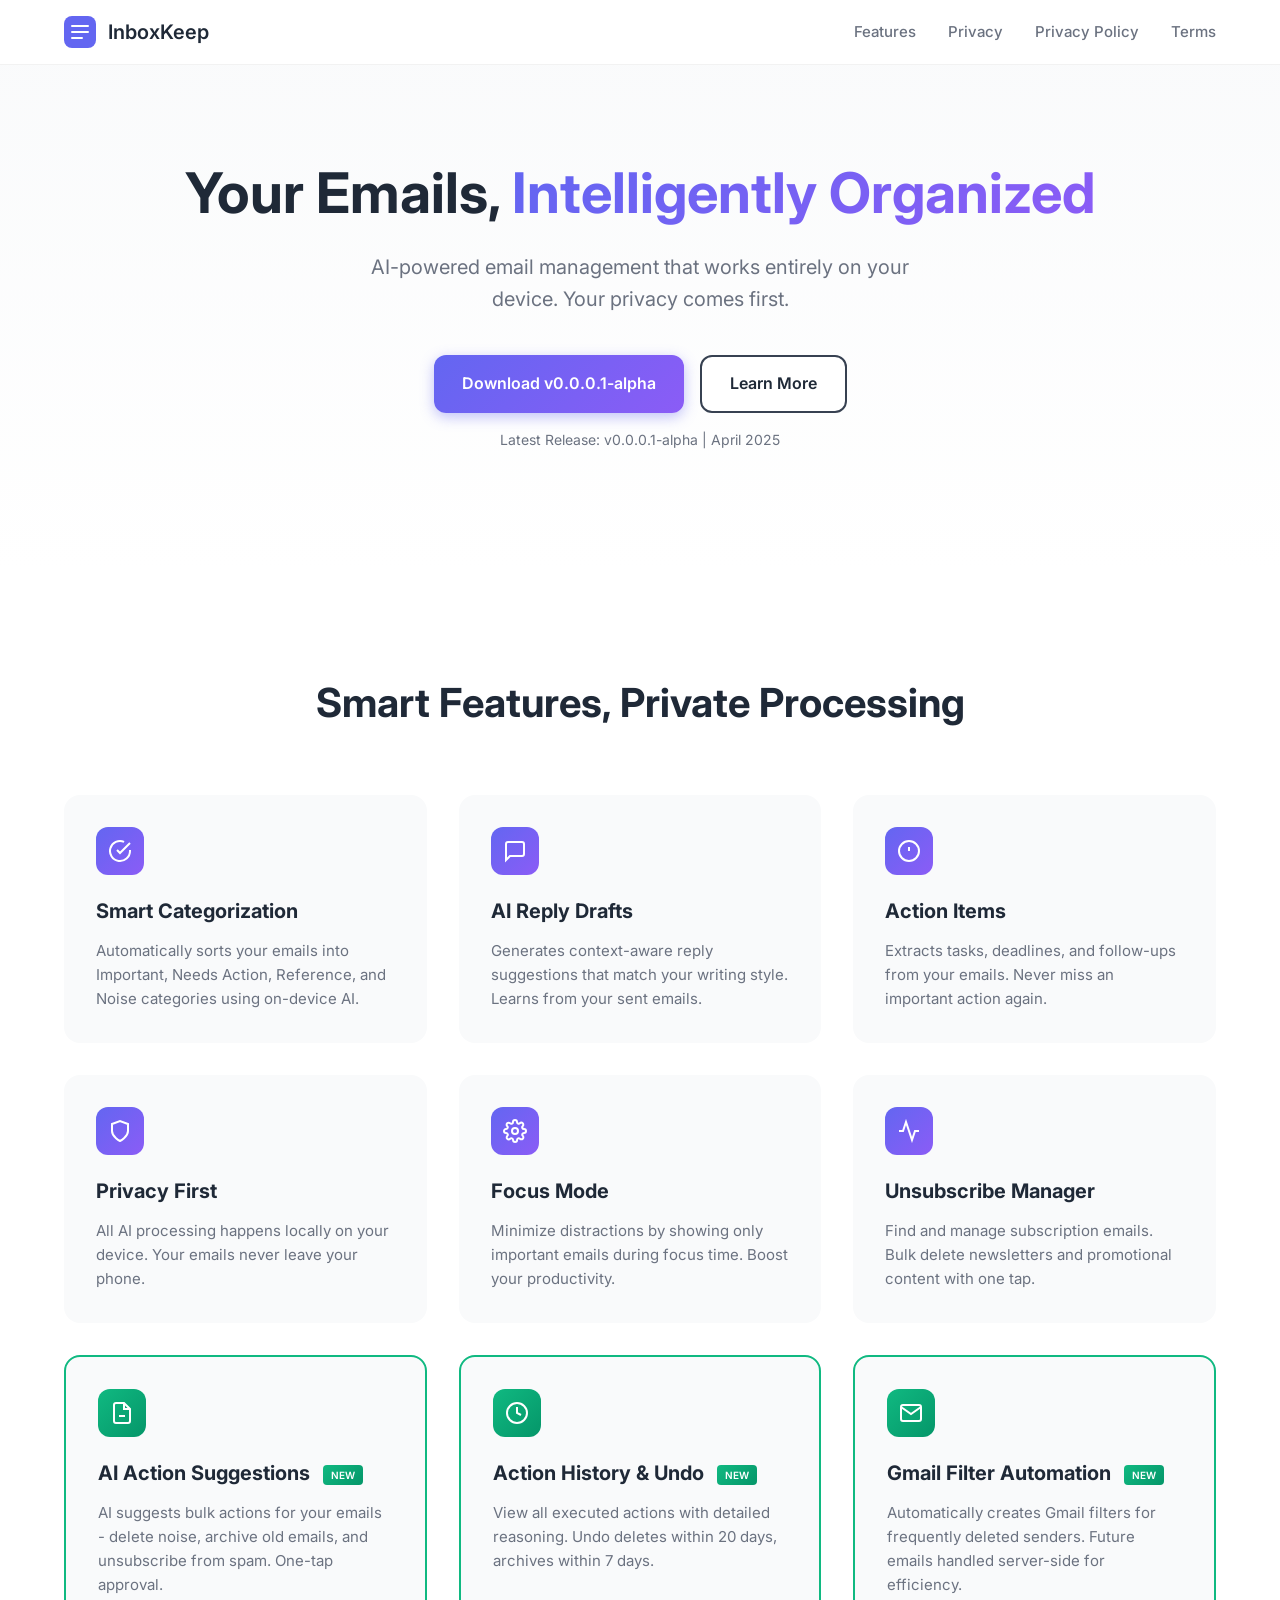
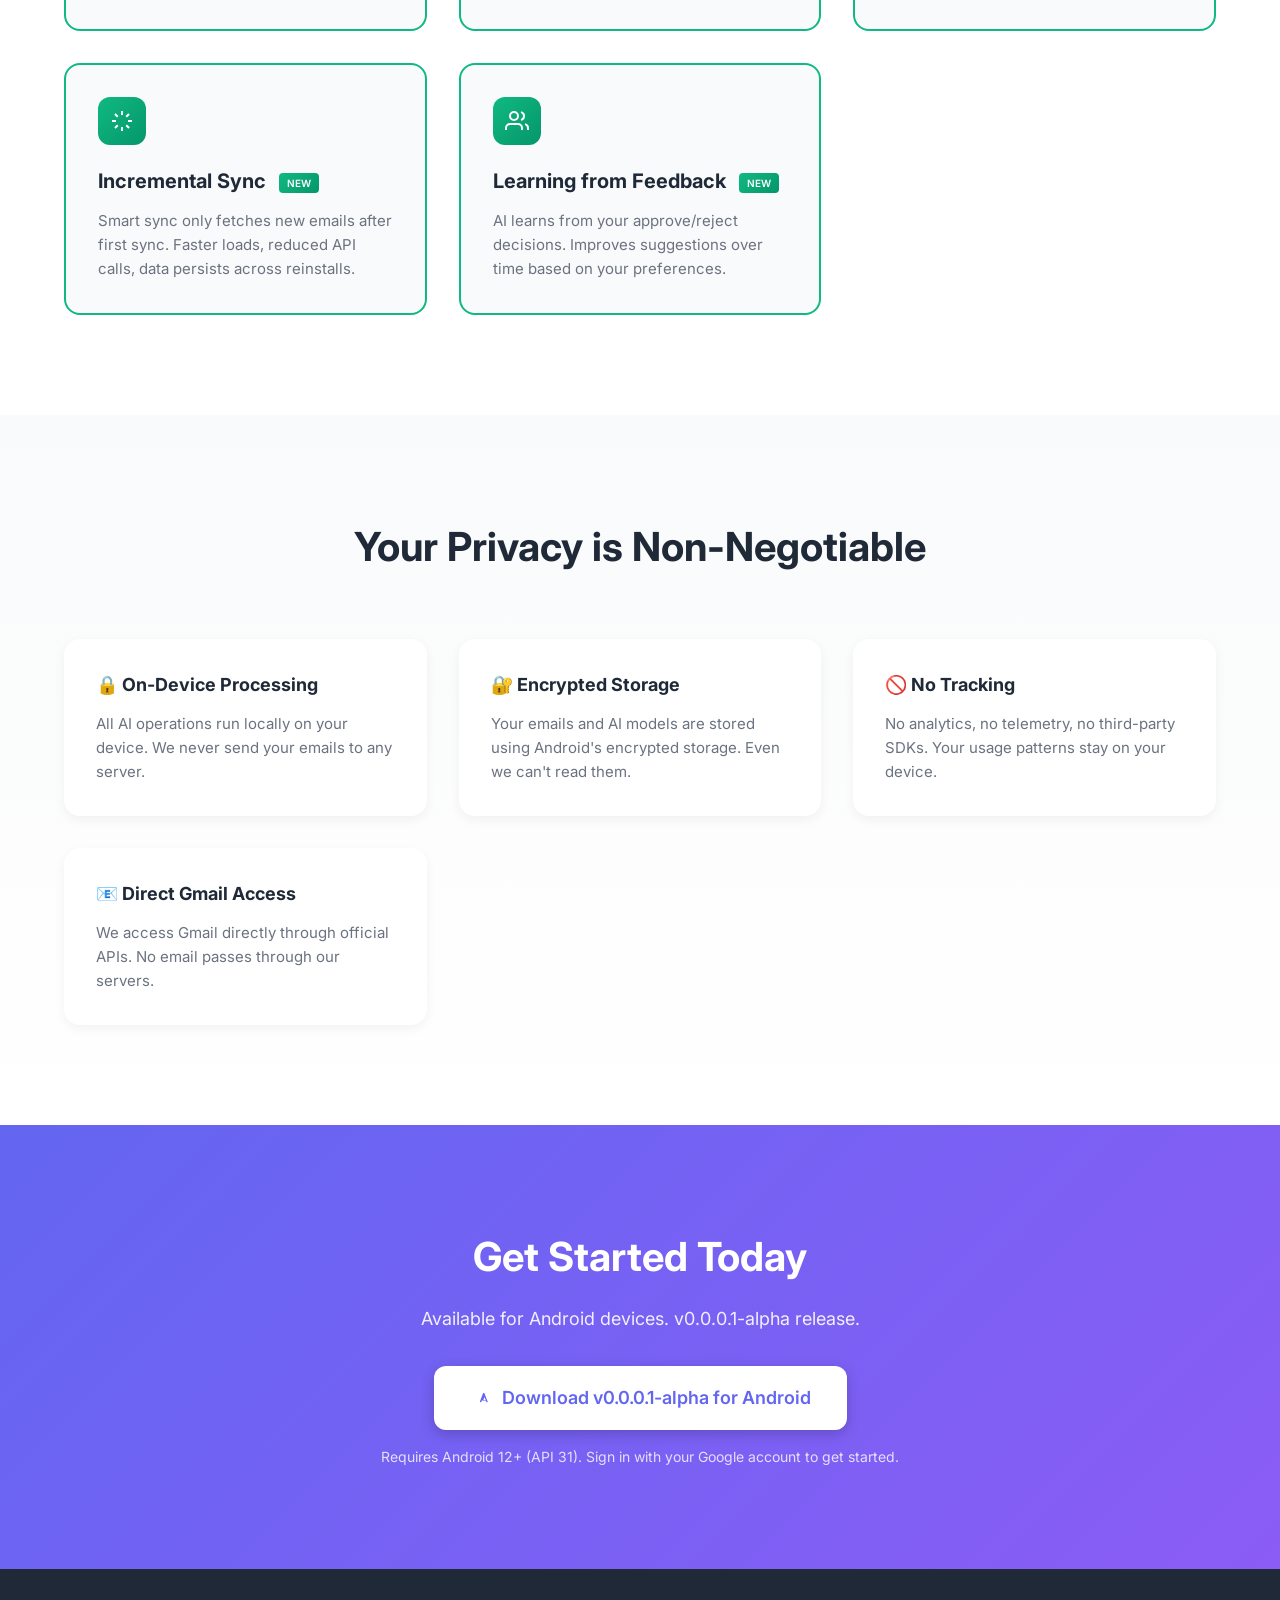
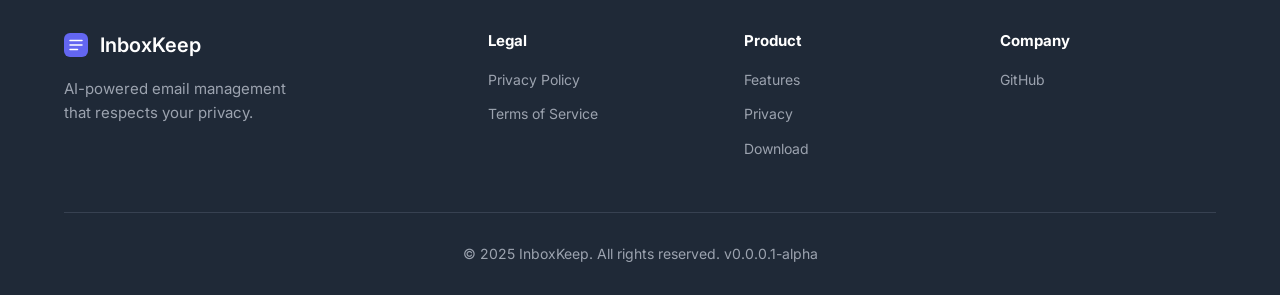
<file: index.html>
<!DOCTYPE html>
<html lang="en">
<head>
    <meta charset="UTF-8">
    <meta name="viewport" content="width=device-width, initial-scale=1.0">
    <title>InboxKeep - AI-Powered Email Management</title>
    <link rel="stylesheet" href="style.css">
    <link rel="preconnect" href="https://fonts.googleapis.com">
    <link rel="preconnect" href="https://fonts.gstatic.com" crossorigin>
    <link href="https://fonts.googleapis.com/css2?family=Inter:wght@300;400;500;600;700&display=swap" rel="stylesheet">
</head>
<body>
    <nav class="navbar">
        <div class="container">
            <a href="index.html" class="logo">
                <svg width="32" height="32" viewBox="0 0 32 32" fill="none" xmlns="http://www.w3.org/2000/svg">
                    <rect width="32" height="32" rx="8" fill="#6366F1"/>
                    <path d="M8 10H24M8 16H24M8 22H18" stroke="white" stroke-width="2" stroke-linecap="round"/>
                </svg>
                <span>InboxKeep</span>
            </a>
            <div class="nav-links">
                <a href="#features">Features</a>
                <a href="#privacy">Privacy</a>
                <a href="privacy.html">Privacy Policy</a>
                <a href="terms.html">Terms</a>
            </div>
        </div>
    </nav>

    <header class="hero">
        <div class="container">
            <h1>Your Emails, <span class="gradient-text">Intelligently Organized</span></h1>
            <p class="subtitle">AI-powered email management that works entirely on your device. Your privacy comes first.</p>
            <div class="cta-buttons">
                <a href="#download" class="btn btn-primary">Download v0.0.0.1-alpha</a>
                <a href="#features" class="btn btn-secondary">Learn More</a>
            </div>
            <p class="version-info">Latest Release: v0.0.0.1-alpha | April 2025</p>
        </div>
    </header>

    <section id="features" class="features">
        <div class="container">
            <h2>Smart Features, Private Processing</h2>
            <div class="features-grid">
                <div class="feature-card">
                    <div class="feature-icon">
                        <svg width="24" height="24" viewBox="0 0 24 24" fill="none" stroke="currentColor" stroke-width="2">
                            <path d="M22 11.08V12a10 10 0 1 1-5.93-9.14"/>
                            <polyline points="22 4 12 14.01 9 11.01"/>
                        </svg>
                    </div>
                    <h3>Smart Categorization</h3>
                    <p>Automatically sorts your emails into Important, Needs Action, Reference, and Noise categories using on-device AI.</p>
                </div>
                <div class="feature-card">
                    <div class="feature-icon">
                        <svg width="24" height="24" viewBox="0 0 24 24" fill="none" stroke="currentColor" stroke-width="2">
                            <path d="M21 15a2 2 0 0 1-2 2H7l-4 4V5a2 2 0 0 1 2-2h14a2 2 0 0 1 2 2z"/>
                        </svg>
                    </div>
                    <h3>AI Reply Drafts</h3>
                    <p>Generates context-aware reply suggestions that match your writing style. Learns from your sent emails.</p>
                </div>
                <div class="feature-card">
                    <div class="feature-icon">
                        <svg width="24" height="24" viewBox="0 0 24 24" fill="none" stroke="currentColor" stroke-width="2">
                            <circle cx="12" cy="12" r="10"/>
                            <line x1="12" y1="8" x2="12" y2="12"/>
                            <line x1="12" y1="16" x2="12.01" y2="16"/>
                        </svg>
                    </div>
                    <h3>Action Items</h3>
                    <p>Extracts tasks, deadlines, and follow-ups from your emails. Never miss an important action again.</p>
                </div>
                <div class="feature-card">
                    <div class="feature-icon">
                        <svg width="24" height="24" viewBox="0 0 24 24" fill="none" stroke="currentColor" stroke-width="2">
                            <path d="M12 22s8-4 8-10V5l-8-3-8 3v7c0 6 8 10 8 10z"/>
                        </svg>
                    </div>
                    <h3>Privacy First</h3>
                    <p>All AI processing happens locally on your device. Your emails never leave your phone.</p>
                </div>
                <div class="feature-card">
                    <div class="feature-icon">
                        <svg width="24" height="24" viewBox="0 0 24 24" fill="none" stroke="currentColor" stroke-width="2">
                            <circle cx="12" cy="12" r="3"/>
                            <path d="M19.4 15a1.65 1.65 0 0 0 .33 1.82l.06.06a2 2 0 0 1 0 2.83 2 2 0 0 1-2.83 0l-.06-.06a1.65 1.65 0 0 0-1.82-.33 1.65 1.65 0 0 0-1 1.51V21a2 2 0 0 1-2 2 2 2 0 0 1-2-2v-.09A1.65 1.65 0 0 0 9 19.4a1.65 1.65 0 0 0-1.82.33l-.06.06a2 2 0 0 1-2.83 0 2 2 0 0 1 0-2.83l.06-.06a1.65 1.65 0 0 0 .33-1.82 1.65 1.65 0 0 0-1.51-1H3a2 2 0 0 1-2-2 2 2 0 0 1 2-2h.09A1.65 1.65 0 0 0 4.6 9a1.65 1.65 0 0 0-.33-1.82l-.06-.06a2 2 0 0 1 0-2.83 2 2 0 0 1 2.83 0l.06.06a1.65 1.65 0 0 0 1.82.33H9a1.65 1.65 0 0 0 1-1.51V3a2 2 0 0 1 2-2 2 2 0 0 1 2 2v.09a1.65 1.65 0 0 0 1 1.51 1.65 1.65 0 0 0 1.82-.33l.06-.06a2 2 0 0 1 2.83 0 2 2 0 0 1 0 2.83l-.06.06a1.65 1.65 0 0 0-.33 1.82V9a1.65 1.65 0 0 0 1.51 1H21a2 2 0 0 1 2 2 2 2 0 0 1-2 2h-.09a1.65 1.65 0 0 0-1.51 1z"/>
                        </svg>
                    </div>
                    <h3>Focus Mode</h3>
                    <p>Minimize distractions by showing only important emails during focus time. Boost your productivity.</p>
                </div>
                <div class="feature-card">
                    <div class="feature-icon">
                        <svg width="24" height="24" viewBox="0 0 24 24" fill="none" stroke="currentColor" stroke-width="2">
                            <polyline points="22 12 18 12 15 21 9 3 6 12 2 12"/>
                        </svg>
                    </div>
                    <h3>Unsubscribe Manager</h3>
                    <p>Find and manage subscription emails. Bulk delete newsletters and promotional content with one tap.</p>
                </div>
                <div class="feature-card new-feature">
                    <div class="feature-icon">
                        <svg width="24" height="24" viewBox="0 0 24 24" fill="none" stroke="currentColor" stroke-width="2">
                            <path d="M14 2H6a2 2 0 0 0-2 2v16a2 2 0 0 0 2 2h12a2 2 0 0 0 2-2V8z"/>
                            <polyline points="14 2 14 8 20 8"/>
                            <line x1="9" y1="15" x2="15" y2="15"/>
                        </svg>
                    </div>
                    <h3>AI Action Suggestions <span class="badge">NEW</span></h3>
                    <p>AI suggests bulk actions for your emails - delete noise, archive old emails, and unsubscribe from spam. One-tap approval.</p>
                </div>
                <div class="feature-card new-feature">
                    <div class="feature-icon">
                        <svg width="24" height="24" viewBox="0 0 24 24" fill="none" stroke="currentColor" stroke-width="2">
                            <circle cx="12" cy="12" r="10"/>
                            <polyline points="12 6 12 12 16 14"/>
                        </svg>
                    </div>
                    <h3>Action History & Undo <span class="badge">NEW</span></h3>
                    <p>View all executed actions with detailed reasoning. Undo deletes within 20 days, archives within 7 days.</p>
                </div>
                <div class="feature-card new-feature">
                    <div class="feature-icon">
                        <svg width="24" height="24" viewBox="0 0 24 24" fill="none" stroke="currentColor" stroke-width="2">
                            <path d="M4 4h16c1.1 0 2 .9 2 2v12c0 1.1-.9 2-2 2H4c-1.1 0-2-.9-2-2V6c0-1.1.9-2 2-2z"/>
                            <polyline points="22,6 12,13 2,6"/>
                        </svg>
                    </div>
                    <h3>Gmail Filter Automation <span class="badge">NEW</span></h3>
                    <p>Automatically creates Gmail filters for frequently deleted senders. Future emails handled server-side for efficiency.</p>
                </div>
                <div class="feature-card new-feature">
                    <div class="feature-icon">
                        <svg width="24" height="24" viewBox="0 0 24 24" fill="none" stroke="currentColor" stroke-width="2">
                            <line x1="12" y1="2" x2="12" y2="6"/>
                            <line x1="12" y1="18" x2="12" y2="22"/>
                            <line x1="4.93" y1="4.93" x2="7.76" y2="7.76"/>
                            <line x1="16.24" y1="16.24" x2="19.07" y2="19.07"/>
                            <line x1="2" y1="12" x2="6" y2="12"/>
                            <line x1="18" y1="12" x2="22" y2="12"/>
                            <line x1="4.93" y1="19.07" x2="7.76" y2="16.24"/>
                            <line x1="16.24" y1="7.76" x2="19.07" y2="4.93"/>
                        </svg>
                    </div>
                    <h3>Incremental Sync <span class="badge">NEW</span></h3>
                    <p>Smart sync only fetches new emails after first sync. Faster loads, reduced API calls, data persists across reinstalls.</p>
                </div>
                <div class="feature-card new-feature">
                    <div class="feature-icon">
                        <svg width="24" height="24" viewBox="0 0 24 24" fill="none" stroke="currentColor" stroke-width="2">
                            <path d="M17 21v-2a4 4 0 0 0-4-4H5a4 4 0 0 0-4 4v2"/>
                            <circle cx="9" cy="7" r="4"/>
                            <path d="M23 21v-2a4 4 0 0 0-3-3.87"/>
                            <path d="M16 3.13a4 4 0 0 1 0 7.75"/>
                        </svg>
                    </div>
                    <h3>Learning from Feedback <span class="badge">NEW</span></h3>
                    <p>AI learns from your approve/reject decisions. Improves suggestions over time based on your preferences.</p>
                </div>
            </div>
        </div>
    </section>

    <section id="privacy" class="privacy-section">
        <div class="container">
            <h2>Your Privacy is Non-Negotiable</h2>
            <div class="privacy-content">
                <div class="privacy-item">
                    <h3>🔒 On-Device Processing</h3>
                    <p>All AI operations run locally on your device. We never send your emails to any server.</p>
                </div>
                <div class="privacy-item">
                    <h3>🔐 Encrypted Storage</h3>
                    <p>Your emails and AI models are stored using Android's encrypted storage. Even we can't read them.</p>
                </div>
                <div class="privacy-item">
                    <h3>🚫 No Tracking</h3>
                    <p>No analytics, no telemetry, no third-party SDKs. Your usage patterns stay on your device.</p>
                </div>
                <div class="privacy-item">
                    <h3>📧 Direct Gmail Access</h3>
                    <p>We access Gmail directly through official APIs. No email passes through our servers.</p>
                </div>
            </div>
        </div>
    </section>

    <section id="download" class="download">
        <div class="container">
            <h2>Get Started Today</h2>
            <p class="download-subtitle">Available for Android devices. v0.0.0.1-alpha release.</p>
            <a href="https://github.com/aigamer-dev/inboxkeep-site/releases/download/v0.0.0.1-alpha/app-release-signed.apk" class="btn btn-primary btn-large">
                <svg width="24" height="24" viewBox="0 0 24 24" fill="currentColor">
                    <path d="M17.523 15.341l-.026-.068-3.06-7.971-.002-.007a.749.749 0 0 0-.683-.474.749.749 0 0 0-.684.474l-.001.007-3.059 7.971-.026.068a.75.75 0 0 0 .695 1.015h.034l.034-.005a.75.75 0 0 0 .56-.389l.576-1.5h3.946l.576 1.5a.75.75 0 0 0 .56.389l.034.005h.034a.75.75 0 0 0 .695-1.015zm-4.523-.449l1.5-3.9 1.5 3.9z"/>
                </svg>
                Download v0.0.0.1-alpha for Android
            </a>
            <p class="download-note">Requires Android 12+ (API 31). Sign in with your Google account to get started.</p>
        </div>
    </section>

    <footer class="footer">
        <div class="container">
            <div class="footer-content">
                <div class="footer-brand">
                    <div class="logo">
                        <svg width="24" height="24" viewBox="0 0 32 32" fill="none" xmlns="http://www.w3.org/2000/svg">
                            <rect width="32" height="32" rx="8" fill="#6366F1"/>
                            <path d="M8 10H24M8 16H24M8 22H18" stroke="white" stroke-width="2" stroke-linecap="round"/>
                        </svg>
                        <span>InboxKeep</span>
                    </div>
                    <p>AI-powered email management<br>that respects your privacy.</p>
                </div>
                <div class="footer-links">
                    <div class="footer-column">
                        <h4>Legal</h4>
                        <a href="privacy.html">Privacy Policy</a>
                        <a href="terms.html">Terms of Service</a>
                    </div>
                    <div class="footer-column">
                        <h4>Product</h4>
                        <a href="#features">Features</a>
                        <a href="#privacy">Privacy</a>
                        <a href="#download">Download</a>
                    </div>
                    <div class="footer-column">
                        <h4>Company</h4>
                        <a href="https://github.com/aigamer-dev/inboxkeep-site" target="_blank">GitHub</a>
                    </div>
                </div>
            </div>
            <div class="footer-bottom">
                <p>&copy; 2025 InboxKeep. All rights reserved. v0.0.0.1-alpha</p>
            </div>
        </div>
    </footer>
</body>
</html>
</file>
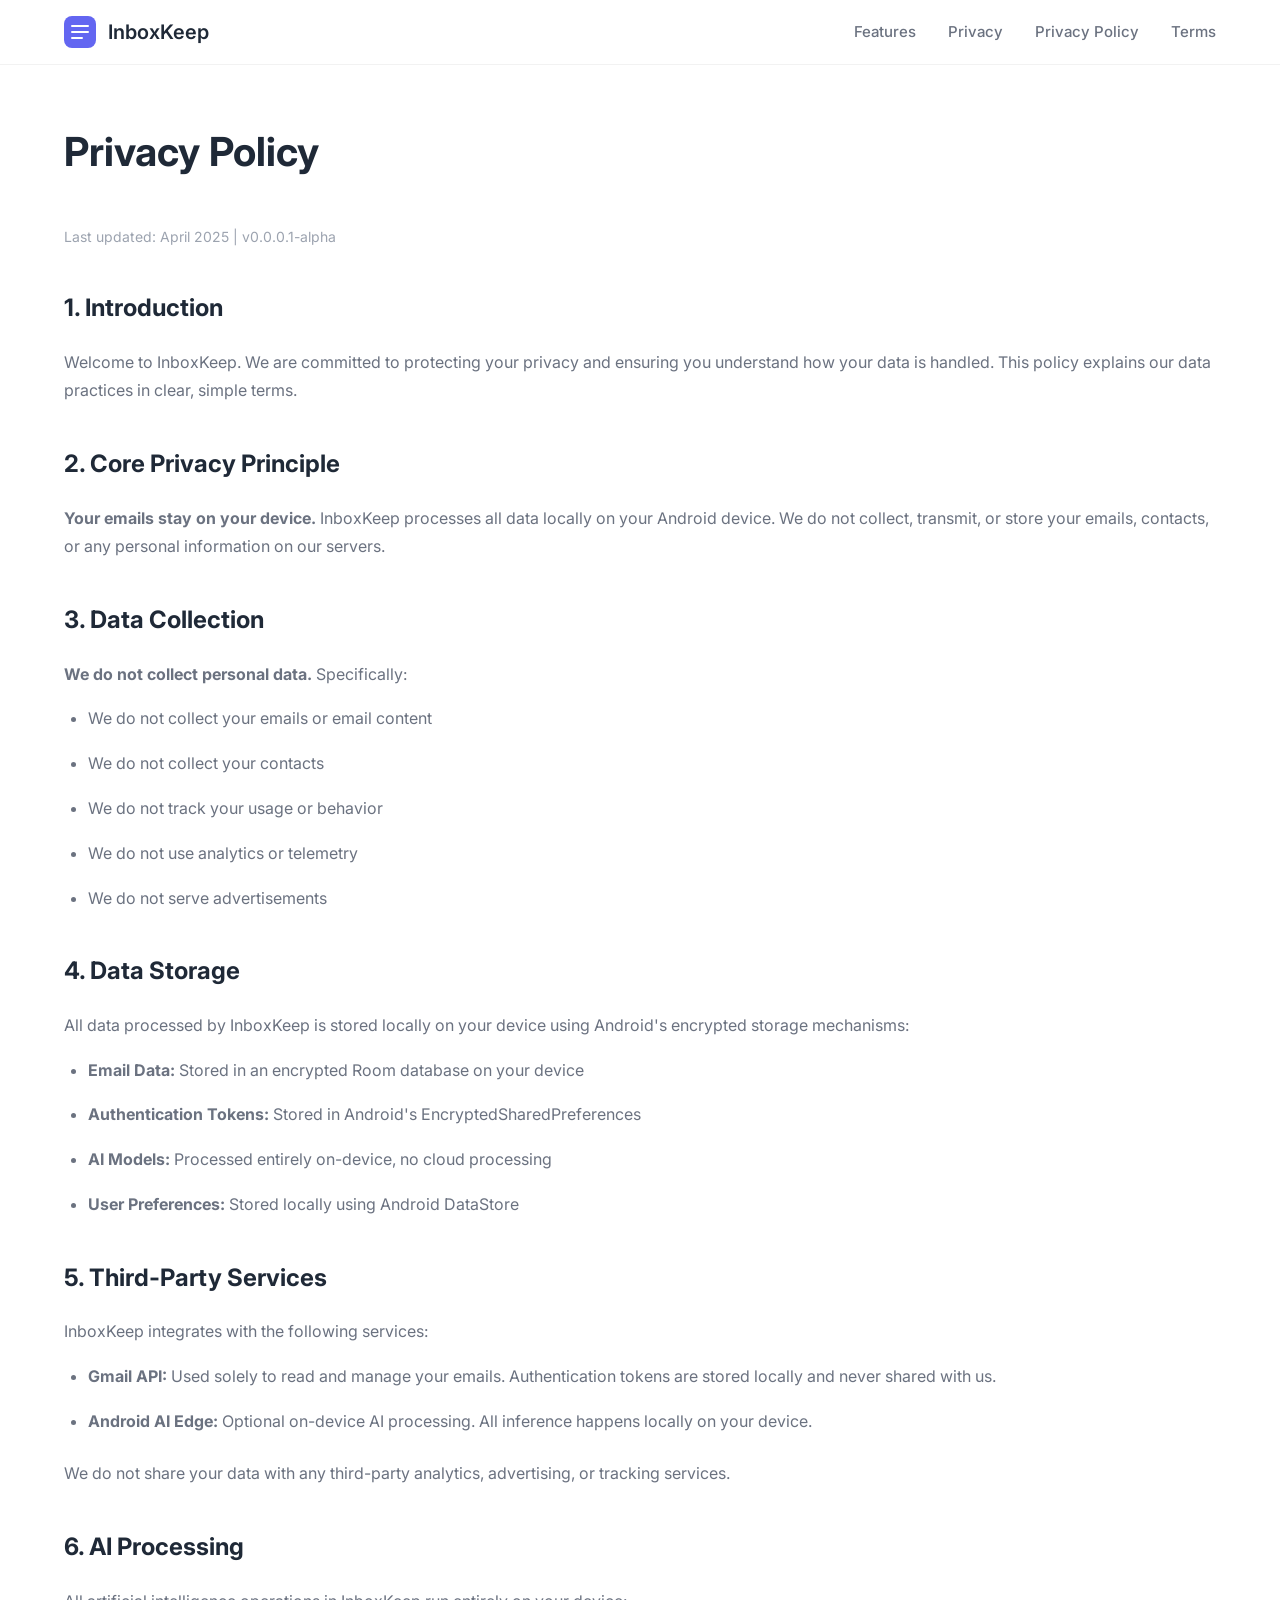
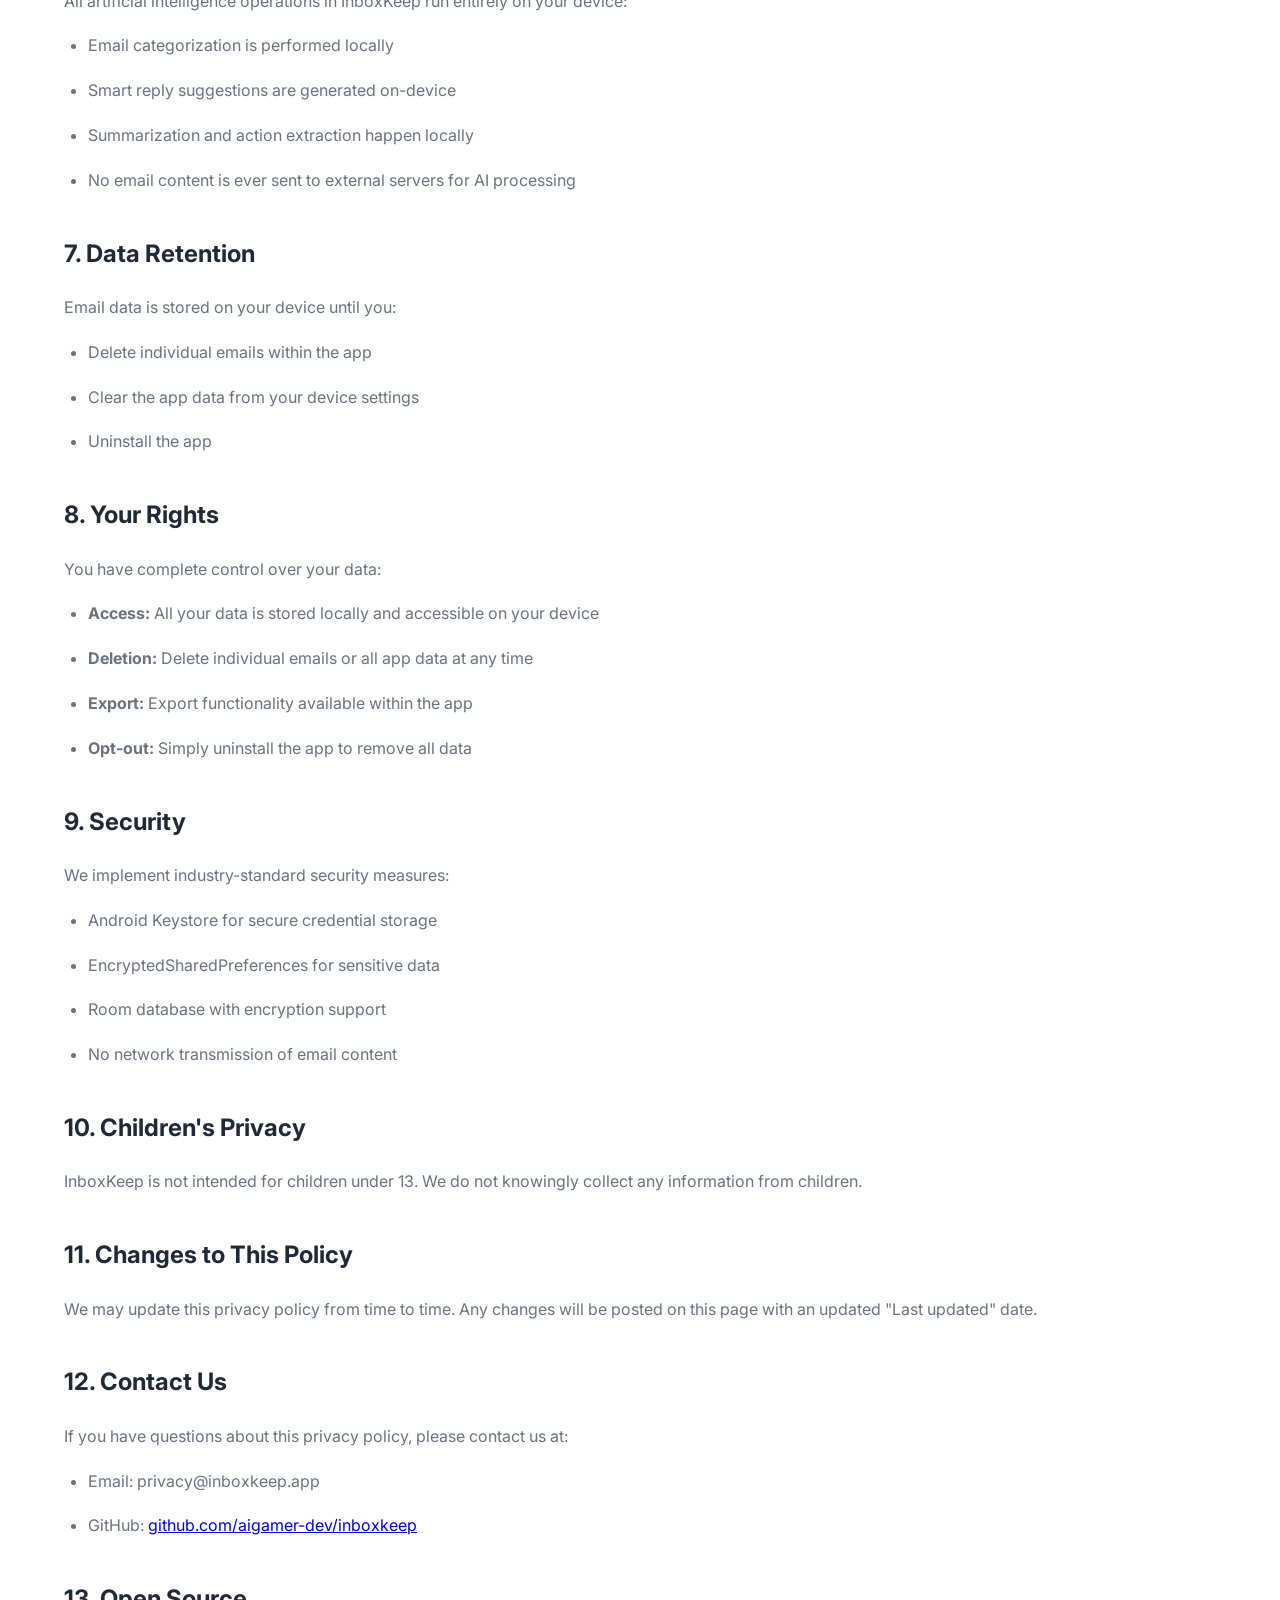
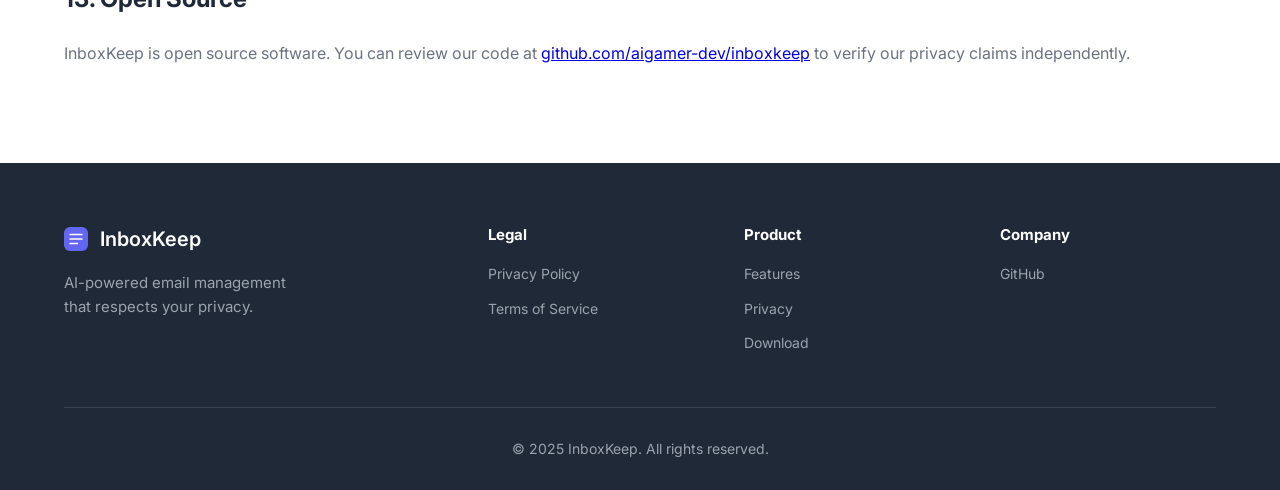
<file: privacy.html>
<!DOCTYPE html>
<html lang="en">
<head>
    <meta charset="UTF-8">
    <meta name="viewport" content="width=device-width, initial-scale=1.0">
    <title>Privacy Policy - InboxKeep</title>
    <link rel="stylesheet" href="style.css">
    <link rel="preconnect" href="https://fonts.googleapis.com">
    <link rel="preconnect" href="https://fonts.gstatic.com" crossorigin>
    <link href="https://fonts.googleapis.com/css2?family=Inter:wght@300;400;500;600;700&display=swap" rel="stylesheet">
</head>
<body>
    <nav class="navbar">
        <div class="container">
            <a href="index.html" class="logo">
                <svg width="32" height="32" viewBox="0 0 32 32" fill="none" xmlns="http://www.w3.org/2000/svg">
                    <rect width="32" height="32" rx="8" fill="#6366F1"/>
                    <path d="M8 10H24M8 16H24M8 22H18" stroke="white" stroke-width="2" stroke-linecap="round"/>
                </svg>
                <span>InboxKeep</span>
            </a>
            <div class="nav-links">
                <a href="index.html#features">Features</a>
                <a href="index.html#privacy">Privacy</a>
                <a href="privacy.html">Privacy Policy</a>
                <a href="terms.html">Terms</a>
            </div>
        </div>
    </nav>

    <main class="legal-page">
        <div class="container">
            <h1>Privacy Policy</h1>
            <p class="last-updated">Last updated: April 2025 | v0.0.0.1-alpha</p>

            <h2>1. Introduction</h2>
            <p>Welcome to InboxKeep. We are committed to protecting your privacy and ensuring you understand how your data is handled. This policy explains our data practices in clear, simple terms.</p>

            <h2>2. Core Privacy Principle</h2>
            <p><strong>Your emails stay on your device.</strong> InboxKeep processes all data locally on your Android device. We do not collect, transmit, or store your emails, contacts, or any personal information on our servers.</p>

            <h2>3. Data Collection</h2>
            <p><strong>We do not collect personal data.</strong> Specifically:</p>
            <ul>
                <li>We do not collect your emails or email content</li>
                <li>We do not collect your contacts</li>
                <li>We do not track your usage or behavior</li>
                <li>We do not use analytics or telemetry</li>
                <li>We do not serve advertisements</li>
            </ul>

            <h2>4. Data Storage</h2>
            <p>All data processed by InboxKeep is stored locally on your device using Android's encrypted storage mechanisms:</p>
            <ul>
                <li><strong>Email Data:</strong> Stored in an encrypted Room database on your device</li>
                <li><strong>Authentication Tokens:</strong> Stored in Android's EncryptedSharedPreferences</li>
                <li><strong>AI Models:</strong> Processed entirely on-device, no cloud processing</li>
                <li><strong>User Preferences:</strong> Stored locally using Android DataStore</li>
            </ul>

            <h2>5. Third-Party Services</h2>
            <p>InboxKeep integrates with the following services:</p>
            <ul>
                <li><strong>Gmail API:</strong> Used solely to read and manage your emails. Authentication tokens are stored locally and never shared with us.</li>
                <li><strong>Android AI Edge:</strong> Optional on-device AI processing. All inference happens locally on your device.</li>
            </ul>
            <p>We do not share your data with any third-party analytics, advertising, or tracking services.</p>

            <h2>6. AI Processing</h2>
            <p>All artificial intelligence operations in InboxKeep run entirely on your device:</p>
            <ul>
                <li>Email categorization is performed locally</li>
                <li>Smart reply suggestions are generated on-device</li>
                <li>Summarization and action extraction happen locally</li>
                <li>No email content is ever sent to external servers for AI processing</li>
            </ul>

            <h2>7. Data Retention</h2>
            <p>Email data is stored on your device until you:</p>
            <ul>
                <li>Delete individual emails within the app</li>
                <li>Clear the app data from your device settings</li>
                <li>Uninstall the app</li>
            </ul>

            <h2>8. Your Rights</h2>
            <p>You have complete control over your data:</p>
            <ul>
                <li><strong>Access:</strong> All your data is stored locally and accessible on your device</li>
                <li><strong>Deletion:</strong> Delete individual emails or all app data at any time</li>
                <li><strong>Export:</strong> Export functionality available within the app</li>
                <li><strong>Opt-out:</strong> Simply uninstall the app to remove all data</li>
            </ul>

            <h2>9. Security</h2>
            <p>We implement industry-standard security measures:</p>
            <ul>
                <li>Android Keystore for secure credential storage</li>
                <li>EncryptedSharedPreferences for sensitive data</li>
                <li>Room database with encryption support</li>
                <li>No network transmission of email content</li>
            </ul>

            <h2>10. Children's Privacy</h2>
            <p>InboxKeep is not intended for children under 13. We do not knowingly collect any information from children.</p>

            <h2>11. Changes to This Policy</h2>
            <p>We may update this privacy policy from time to time. Any changes will be posted on this page with an updated "Last updated" date.</p>

            <h2>12. Contact Us</h2>
            <p>If you have questions about this privacy policy, please contact us at:</p>
            <ul>
                <li>Email: privacy@inboxkeep.app</li>
                <li>GitHub: <a href="https://github.com/aigamer-dev/inboxkeep" target="_blank">github.com/aigamer-dev/inboxkeep</a></li>
            </ul>

            <h2>13. Open Source</h2>
            <p>InboxKeep is open source software. You can review our code at <a href="https://github.com/aigamer-dev/inboxkeep" target="_blank">github.com/aigamer-dev/inboxkeep</a> to verify our privacy claims independently.</p>
        </div>
    </main>

    <footer class="footer">
        <div class="container">
            <div class="footer-content">
                <div class="footer-brand">
                    <div class="logo">
                        <svg width="24" height="24" viewBox="0 0 32 32" fill="none" xmlns="http://www.w3.org/2000/svg">
                            <rect width="32" height="32" rx="8" fill="#6366F1"/>
                            <path d="M8 10H24M8 16H24M8 22H18" stroke="white" stroke-width="2" stroke-linecap="round"/>
                        </svg>
                        <span>InboxKeep</span>
                    </div>
                    <p>AI-powered email management<br>that respects your privacy.</p>
                </div>
                <div class="footer-links">
                    <div class="footer-column">
                        <h4>Legal</h4>
                        <a href="privacy.html">Privacy Policy</a>
                        <a href="terms.html">Terms of Service</a>
                    </div>
                    <div class="footer-column">
                        <h4>Product</h4>
                        <a href="index.html#features">Features</a>
                        <a href="index.html#privacy">Privacy</a>
                        <a href="index.html#download">Download</a>
                    </div>
                    <div class="footer-column">
                        <h4>Company</h4>
                        <a href="https://github.com/aigamer-dev/inboxkeep" target="_blank">GitHub</a>
                    </div>
                </div>
            </div>
            <div class="footer-bottom">
                <p>&copy; 2025 InboxKeep. All rights reserved.</p>
            </div>
        </div>
    </footer>
</body>
</html>
</file>
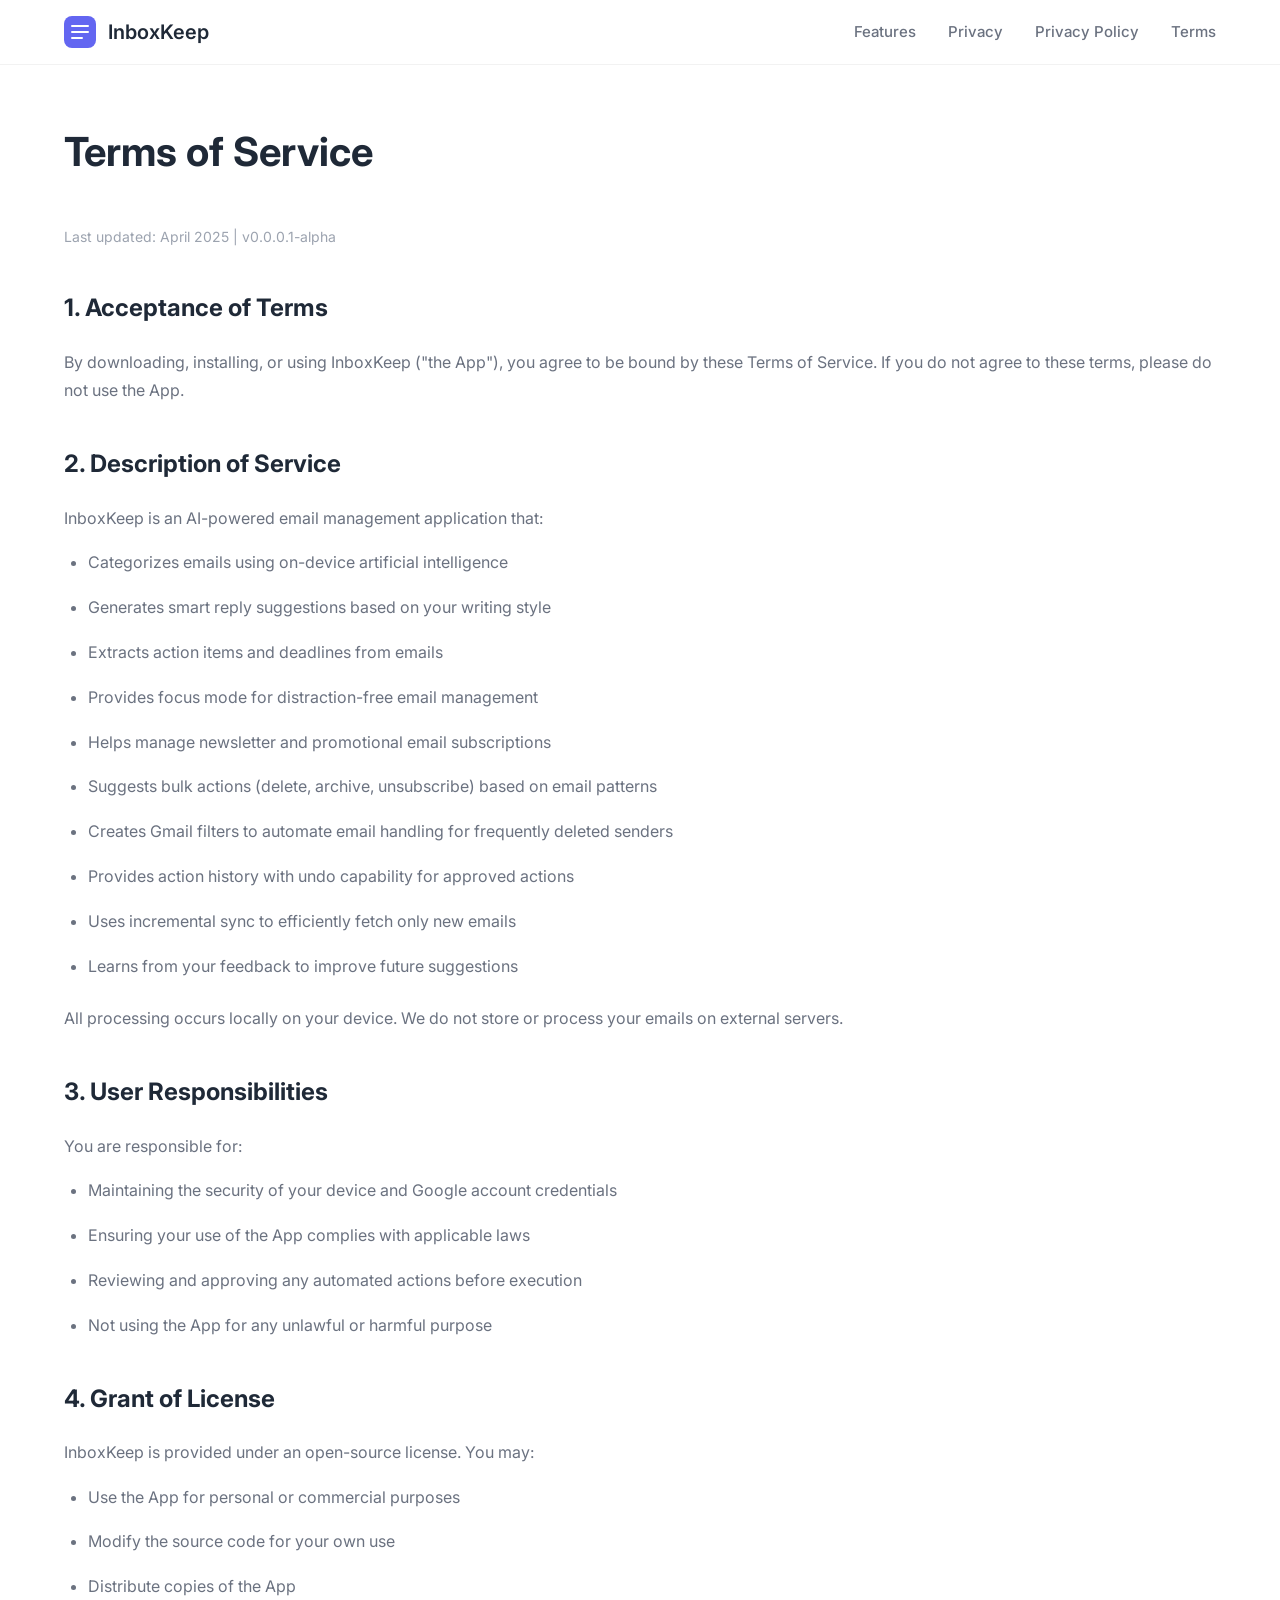
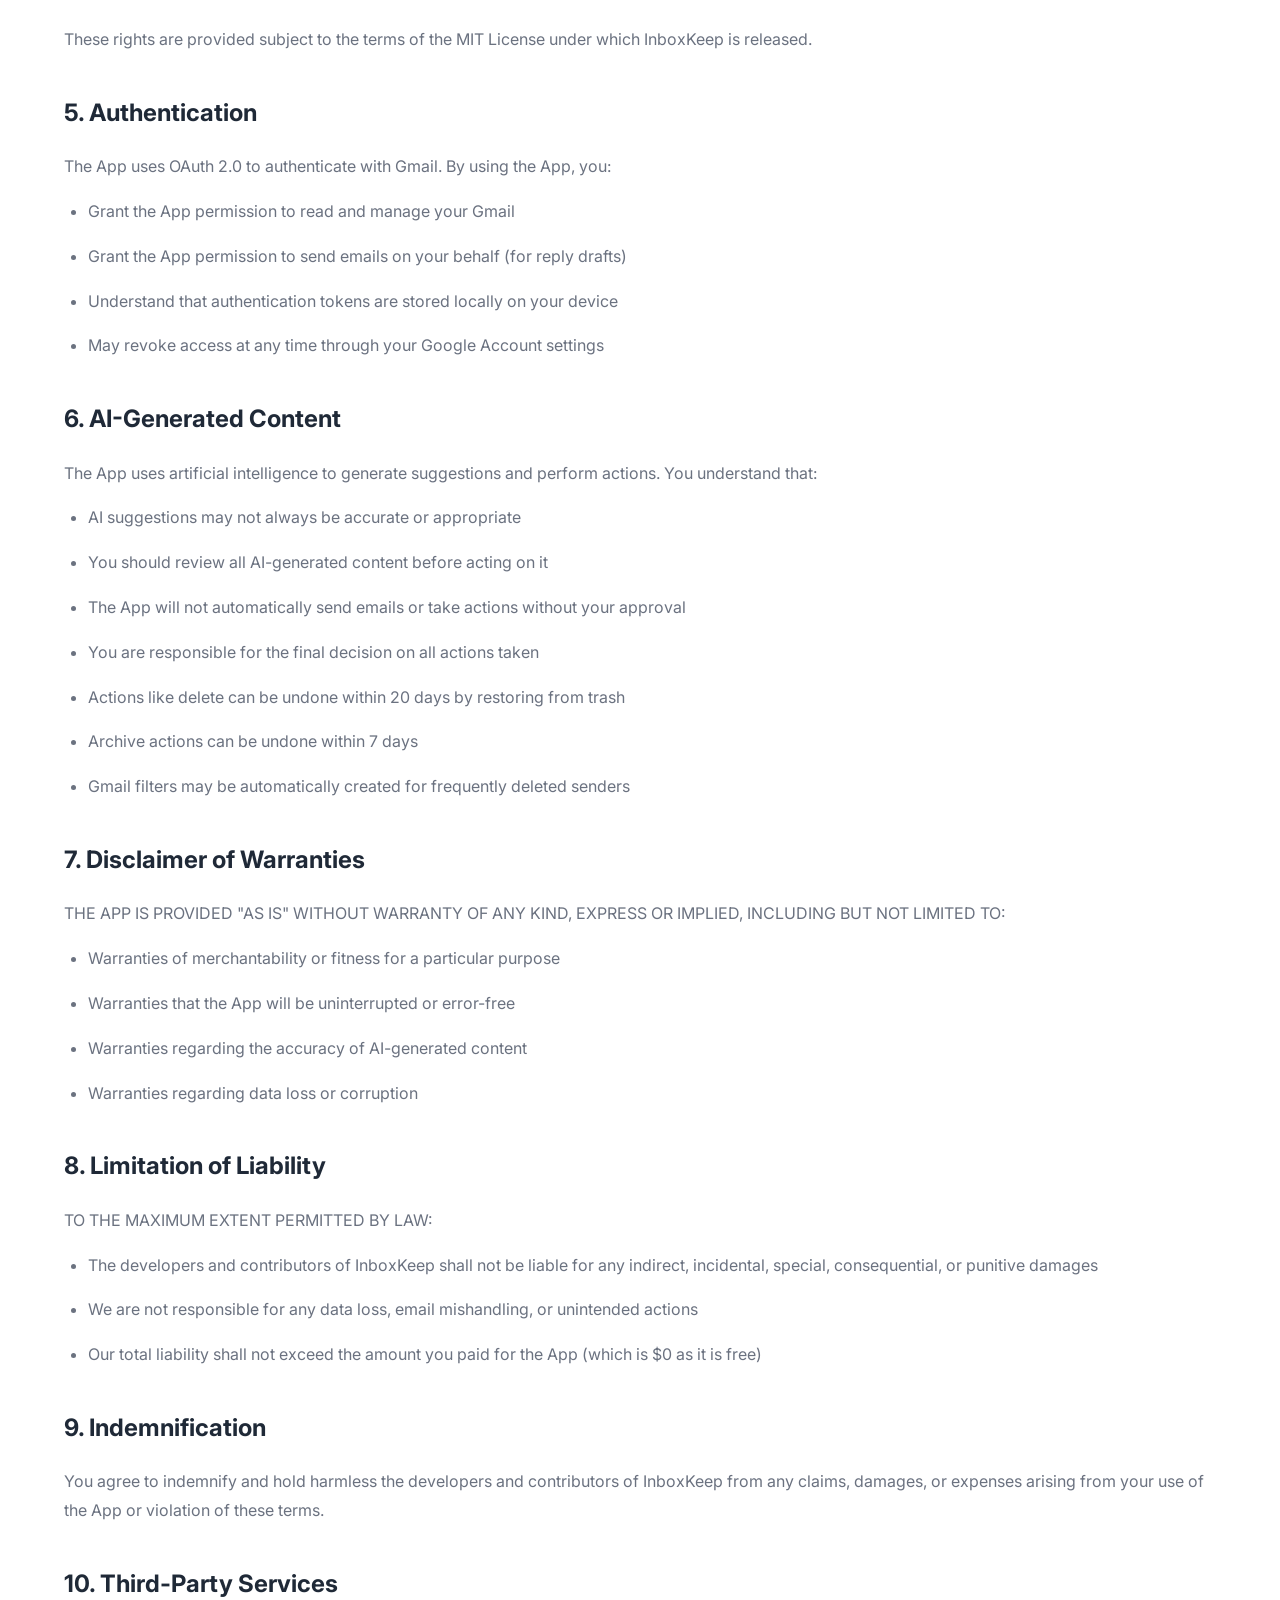
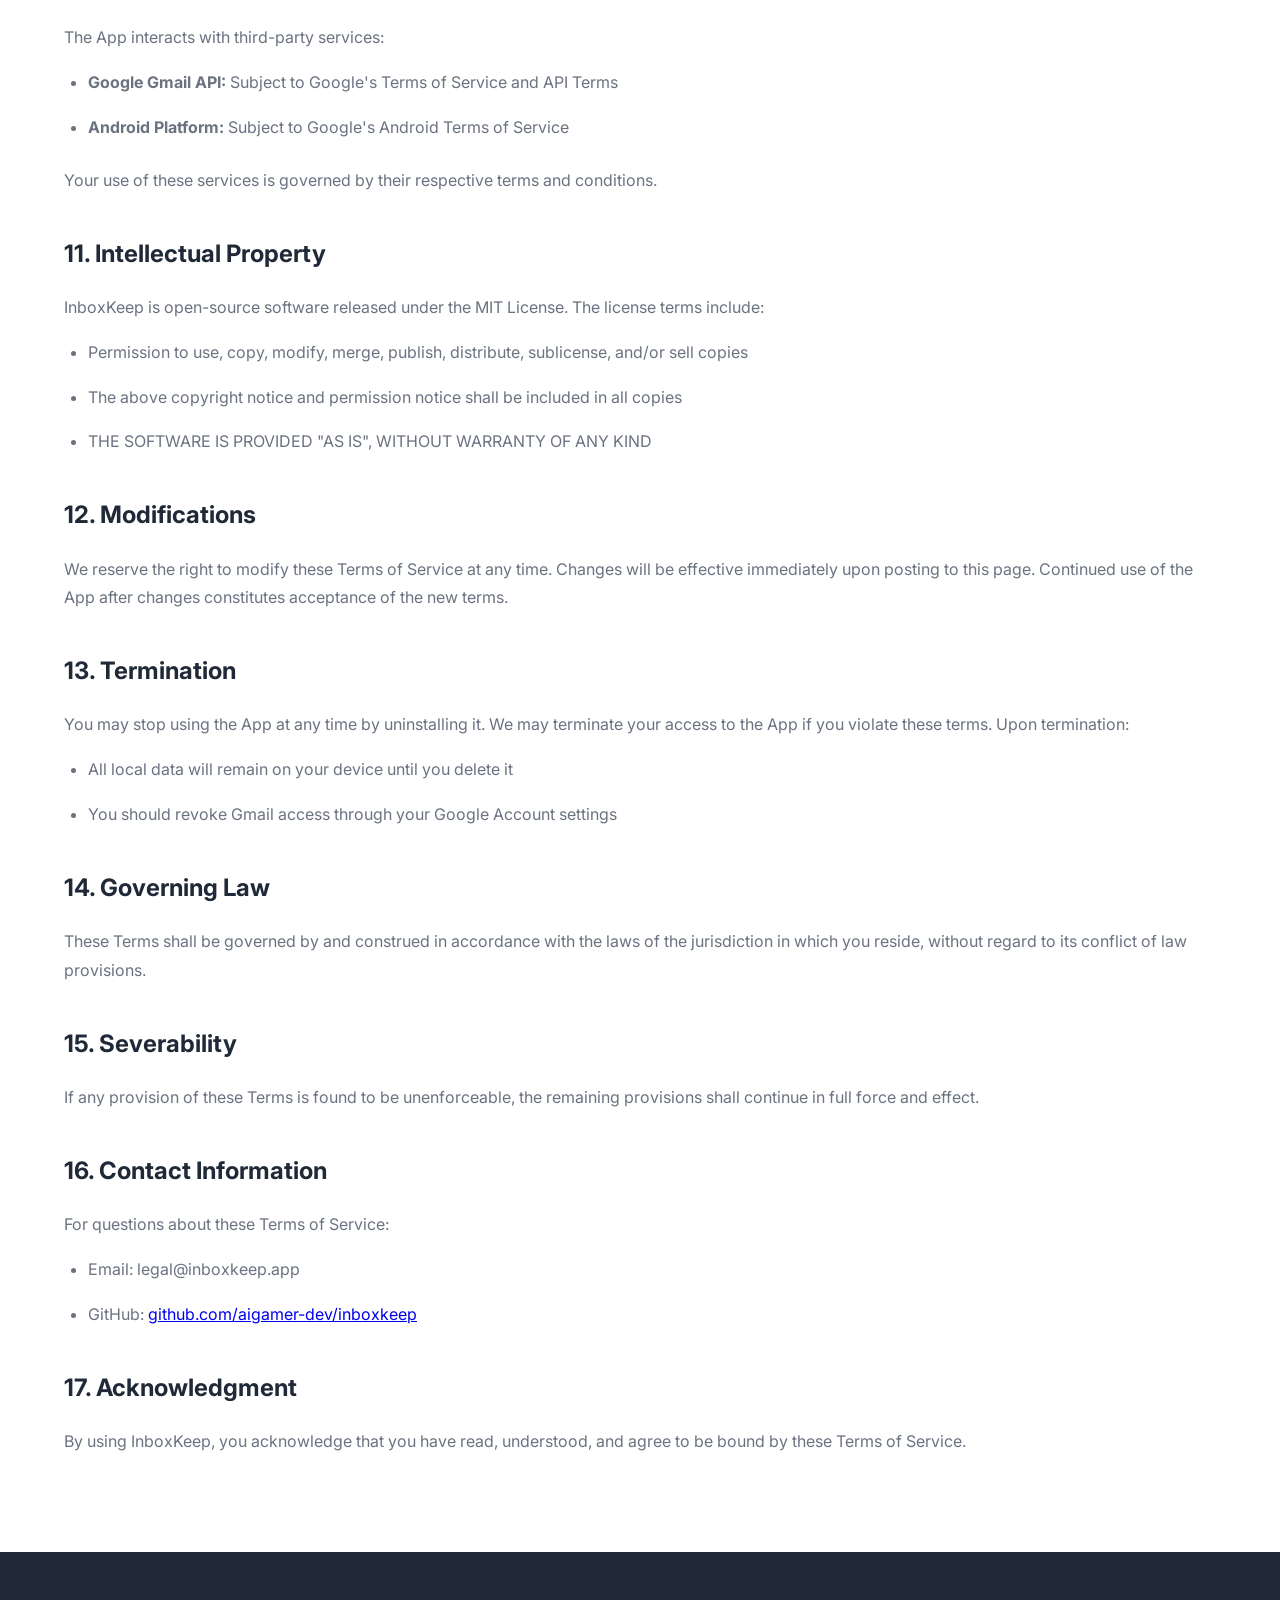
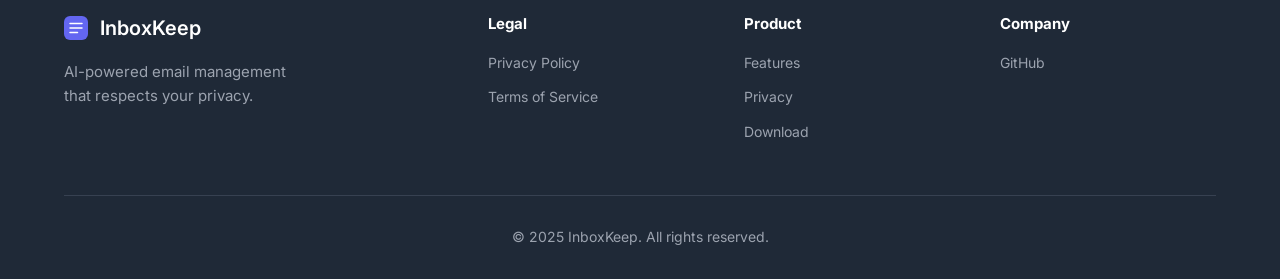
<file: terms.html>
<!DOCTYPE html>
<html lang="en">
<head>
    <meta charset="UTF-8">
    <meta name="viewport" content="width=device-width, initial-scale=1.0">
    <title>Terms of Service - InboxKeep</title>
    <link rel="stylesheet" href="style.css">
    <link rel="preconnect" href="https://fonts.googleapis.com">
    <link rel="preconnect" href="https://fonts.gstatic.com" crossorigin>
    <link href="https://fonts.googleapis.com/css2?family=Inter:wght@300;400;500;600;700&display=swap" rel="stylesheet">
</head>
<body>
    <nav class="navbar">
        <div class="container">
            <a href="index.html" class="logo">
                <svg width="32" height="32" viewBox="0 0 32 32" fill="none" xmlns="http://www.w3.org/2000/svg">
                    <rect width="32" height="32" rx="8" fill="#6366F1"/>
                    <path d="M8 10H24M8 16H24M8 22H18" stroke="white" stroke-width="2" stroke-linecap="round"/>
                </svg>
                <span>InboxKeep</span>
            </a>
            <div class="nav-links">
                <a href="index.html#features">Features</a>
                <a href="index.html#privacy">Privacy</a>
                <a href="privacy.html">Privacy Policy</a>
                <a href="terms.html">Terms</a>
            </div>
        </div>
    </nav>

    <main class="legal-page">
        <div class="container">
            <h1>Terms of Service</h1>
            <p class="last-updated">Last updated: April 2025 | v0.0.0.1-alpha</p>

            <h2>1. Acceptance of Terms</h2>
            <p>By downloading, installing, or using InboxKeep ("the App"), you agree to be bound by these Terms of Service. If you do not agree to these terms, please do not use the App.</p>

            <h2>2. Description of Service</h2>
            <p>InboxKeep is an AI-powered email management application that:</p>
            <ul>
                <li>Categorizes emails using on-device artificial intelligence</li>
                <li>Generates smart reply suggestions based on your writing style</li>
                <li>Extracts action items and deadlines from emails</li>
                <li>Provides focus mode for distraction-free email management</li>
                <li>Helps manage newsletter and promotional email subscriptions</li>
                <li>Suggests bulk actions (delete, archive, unsubscribe) based on email patterns</li>
                <li>Creates Gmail filters to automate email handling for frequently deleted senders</li>
                <li>Provides action history with undo capability for approved actions</li>
                <li>Uses incremental sync to efficiently fetch only new emails</li>
                <li>Learns from your feedback to improve future suggestions</li>
            </ul>
            <p>All processing occurs locally on your device. We do not store or process your emails on external servers.</p>

            <h2>3. User Responsibilities</h2>
            <p>You are responsible for:</p>
            <ul>
                <li>Maintaining the security of your device and Google account credentials</li>
                <li>Ensuring your use of the App complies with applicable laws</li>
                <li>Reviewing and approving any automated actions before execution</li>
                <li>Not using the App for any unlawful or harmful purpose</li>
            </ul>

            <h2>4. Grant of License</h2>
            <p>InboxKeep is provided under an open-source license. You may:</p>
            <ul>
                <li>Use the App for personal or commercial purposes</li>
                <li>Modify the source code for your own use</li>
                <li>Distribute copies of the App</li>
            </ul>
            <p>These rights are provided subject to the terms of the MIT License under which InboxKeep is released.</p>

            <h2>5. Authentication</h2>
            <p>The App uses OAuth 2.0 to authenticate with Gmail. By using the App, you:</p>
            <ul>
                <li>Grant the App permission to read and manage your Gmail</li>
                <li>Grant the App permission to send emails on your behalf (for reply drafts)</li>
                <li>Understand that authentication tokens are stored locally on your device</li>
                <li>May revoke access at any time through your Google Account settings</li>
            </ul>

            <h2>6. AI-Generated Content</h2>
            <p>The App uses artificial intelligence to generate suggestions and perform actions. You understand that:</p>
            <ul>
                <li>AI suggestions may not always be accurate or appropriate</li>
                <li>You should review all AI-generated content before acting on it</li>
                <li>The App will not automatically send emails or take actions without your approval</li>
                <li>You are responsible for the final decision on all actions taken</li>
                <li>Actions like delete can be undone within 20 days by restoring from trash</li>
                <li>Archive actions can be undone within 7 days</li>
                <li>Gmail filters may be automatically created for frequently deleted senders</li>
            </ul>

            <h2>7. Disclaimer of Warranties</h2>
            <p>THE APP IS PROVIDED "AS IS" WITHOUT WARRANTY OF ANY KIND, EXPRESS OR IMPLIED, INCLUDING BUT NOT LIMITED TO:</p>
            <ul>
                <li>Warranties of merchantability or fitness for a particular purpose</li>
                <li>Warranties that the App will be uninterrupted or error-free</li>
                <li>Warranties regarding the accuracy of AI-generated content</li>
                <li>Warranties regarding data loss or corruption</li>
            </ul>

            <h2>8. Limitation of Liability</h2>
            <p>TO THE MAXIMUM EXTENT PERMITTED BY LAW:</p>
            <ul>
                <li>The developers and contributors of InboxKeep shall not be liable for any indirect, incidental, special, consequential, or punitive damages</li>
                <li>We are not responsible for any data loss, email mishandling, or unintended actions</li>
                <li>Our total liability shall not exceed the amount you paid for the App (which is $0 as it is free)</li>
            </ul>

            <h2>9. Indemnification</h2>
            <p>You agree to indemnify and hold harmless the developers and contributors of InboxKeep from any claims, damages, or expenses arising from your use of the App or violation of these terms.</p>

            <h2>10. Third-Party Services</h2>
            <p>The App interacts with third-party services:</p>
            <ul>
                <li><strong>Google Gmail API:</strong> Subject to Google's Terms of Service and API Terms</li>
                <li><strong>Android Platform:</strong> Subject to Google's Android Terms of Service</li>
            </ul>
            <p>Your use of these services is governed by their respective terms and conditions.</p>

            <h2>11. Intellectual Property</h2>
            <p>InboxKeep is open-source software released under the MIT License. The license terms include:</p>
            <ul>
                <li>Permission to use, copy, modify, merge, publish, distribute, sublicense, and/or sell copies</li>
                <li>The above copyright notice and permission notice shall be included in all copies</li>
                <li>THE SOFTWARE IS PROVIDED "AS IS", WITHOUT WARRANTY OF ANY KIND</li>
            </ul>

            <h2>12. Modifications</h2>
            <p>We reserve the right to modify these Terms of Service at any time. Changes will be effective immediately upon posting to this page. Continued use of the App after changes constitutes acceptance of the new terms.</p>

            <h2>13. Termination</h2>
            <p>You may stop using the App at any time by uninstalling it. We may terminate your access to the App if you violate these terms. Upon termination:</p>
            <ul>
                <li>All local data will remain on your device until you delete it</li>
                <li>You should revoke Gmail access through your Google Account settings</li>
            </ul>

            <h2>14. Governing Law</h2>
            <p>These Terms shall be governed by and construed in accordance with the laws of the jurisdiction in which you reside, without regard to its conflict of law provisions.</p>

            <h2>15. Severability</h2>
            <p>If any provision of these Terms is found to be unenforceable, the remaining provisions shall continue in full force and effect.</p>

            <h2>16. Contact Information</h2>
            <p>For questions about these Terms of Service:</p>
            <ul>
                <li>Email: legal@inboxkeep.app</li>
                <li>GitHub: <a href="https://github.com/aigamer-dev/inboxkeep" target="_blank">github.com/aigamer-dev/inboxkeep</a></li>
            </ul>

            <h2>17. Acknowledgment</h2>
            <p>By using InboxKeep, you acknowledge that you have read, understood, and agree to be bound by these Terms of Service.</p>
        </div>
    </main>

    <footer class="footer">
        <div class="container">
            <div class="footer-content">
                <div class="footer-brand">
                    <div class="logo">
                        <svg width="24" height="24" viewBox="0 0 32 32" fill="none" xmlns="http://www.w3.org/2000/svg">
                            <rect width="32" height="32" rx="8" fill="#6366F1"/>
                            <path d="M8 10H24M8 16H24M8 22H18" stroke="white" stroke-width="2" stroke-linecap="round"/>
                        </svg>
                        <span>InboxKeep</span>
                    </div>
                    <p>AI-powered email management<br>that respects your privacy.</p>
                </div>
                <div class="footer-links">
                    <div class="footer-column">
                        <h4>Legal</h4>
                        <a href="privacy.html">Privacy Policy</a>
                        <a href="terms.html">Terms of Service</a>
                    </div>
                    <div class="footer-column">
                        <h4>Product</h4>
                        <a href="index.html#features">Features</a>
                        <a href="index.html#privacy">Privacy</a>
                        <a href="index.html#download">Download</a>
                    </div>
                    <div class="footer-column">
                        <h4>Company</h4>
                        <a href="https://github.com/aigamer-dev/inboxkeep" target="_blank">GitHub</a>
                    </div>
                </div>
            </div>
            <div class="footer-bottom">
                <p>&copy; 2025 InboxKeep. All rights reserved.</p>
            </div>
        </div>
    </footer>
</body>
</html>
</file>
<file: style.css>
/* InboxKeep - Landing Page Styles */

:root {
    --primary: #6366F1;
    --primary-dark: #4F46E5;
    --primary-light: #818CF8;
    --secondary: #10B981;
    --dark: #1F2937;
    --dark-lighter: #374151;
    --gray: #6B7280;
    --gray-light: #9CA3AF;
    --light: #F9FAFB;
    --white: #FFFFFF;
    --gradient: linear-gradient(135deg, #6366F1 0%, #8B5CF6 100%);
}

* {
    margin: 0;
    padding: 0;
    box-sizing: border-box;
}

html {
    scroll-behavior: smooth;
}

body {
    font-family: 'Inter', -apple-system, BlinkMacSystemFont, 'Segoe UI', Roboto, sans-serif;
    background: var(--white);
    color: var(--dark);
    line-height: 1.6;
}

.container {
    max-width: 1200px;
    margin: 0 auto;
    padding: 0 24px;
}

/* Navigation */
.navbar {
    position: fixed;
    top: 0;
    left: 0;
    right: 0;
    background: rgba(255, 255, 255, 0.95);
    backdrop-filter: blur(8px);
    z-index: 1000;
    border-bottom: 1px solid rgba(0, 0, 0, 0.05);
}

.navbar .container {
    display: flex;
    justify-content: space-between;
    align-items: center;
    height: 64px;
}

.logo {
    display: flex;
    align-items: center;
    gap: 12px;
    text-decoration: none;
    color: var(--dark);
    font-weight: 600;
    font-size: 1.25rem;
}

.nav-links {
    display: flex;
    gap: 32px;
}

.nav-links a {
    text-decoration: none;
    color: var(--gray);
    font-weight: 500;
    font-size: 0.9375rem;
    transition: color 0.2s;
}

.nav-links a:hover {
    color: var(--primary);
}

/* Hero Section */
.hero {
    padding: 160px 0 120px;
    text-align: center;
    background: linear-gradient(180deg, #F9FAFB 0%, #FFFFFF 100%);
}

.hero h1 {
    font-size: 3.5rem;
    font-weight: 700;
    line-height: 1.2;
    margin-bottom: 24px;
    color: var(--dark);
}

.gradient-text {
    background: var(--gradient);
    -webkit-background-clip: text;
    -webkit-text-fill-color: transparent;
    background-clip: text;
}

.subtitle {
    font-size: 1.25rem;
    color: var(--gray);
    max-width: 600px;
    margin: 0 auto 40px;
}

.cta-buttons {
    display: flex;
    gap: 16px;
    justify-content: center;
    flex-wrap: wrap;
}

/* Buttons */
.btn {
    display: inline-flex;
    align-items: center;
    gap: 8px;
    padding: 14px 28px;
    border-radius: 12px;
    font-weight: 600;
    font-size: 1rem;
    text-decoration: none;
    transition: all 0.2s;
    border: none;
    cursor: pointer;
}

.btn-primary {
    background: var(--gradient);
    color: var(--white);
    box-shadow: 0 4px 14px rgba(99, 102, 241, 0.4);
}

.btn-primary:hover {
    transform: translateY(-2px);
    box-shadow: 0 6px 20px rgba(99, 102, 241, 0.5);
}

.btn-secondary {
    background: var(--white);
    color: var(--dark);
    border: 2px solid var(--dark-lighter);
}

.btn-secondary:hover {
    background: var(--light);
    border-color: var(--dark);
}

.btn-large {
    padding: 18px 36px;
    font-size: 1.125rem;
}

/* Features Section */
.features {
    padding: 100px 0;
    background: var(--white);
}

.features h2 {
    text-align: center;
    font-size: 2.5rem;
    margin-bottom: 60px;
    color: var(--dark);
}

.features-grid {
    display: grid;
    grid-template-columns: repeat(auto-fit, minmax(320px, 1fr));
    gap: 32px;
}

.feature-card {
    background: var(--light);
    border-radius: 16px;
    padding: 32px;
    transition: all 0.3s;
}

.feature-card:hover {
    transform: translateY(-4px);
    box-shadow: 0 12px 24px rgba(0, 0, 0, 0.1);
}

.feature-icon {
    width: 48px;
    height: 48px;
    background: var(--gradient);
    border-radius: 12px;
    display: flex;
    align-items: center;
    justify-content: center;
    color: var(--white);
    margin-bottom: 20px;
}

.feature-card h3 {
    font-size: 1.25rem;
    margin-bottom: 12px;
    color: var(--dark);
}

.feature-card p {
    color: var(--gray);
    font-size: 0.9375rem;
}

/* Privacy Section */
.privacy-section {
    padding: 100px 0;
    background: linear-gradient(180deg, #F9FAFB 0%, #FFFFFF 100%);
}

.privacy-section h2 {
    text-align: center;
    font-size: 2.5rem;
    margin-bottom: 60px;
    color: var(--dark);
}

.privacy-content {
    display: grid;
    grid-template-columns: repeat(auto-fit, minmax(280px, 1fr));
    gap: 32px;
}

.privacy-item {
    background: var(--white);
    border-radius: 16px;
    padding: 32px;
    box-shadow: 0 4px 12px rgba(0, 0, 0, 0.05);
}

.privacy-item h3 {
    font-size: 1.125rem;
    margin-bottom: 12px;
    color: var(--dark);
}

.privacy-item p {
    color: var(--gray);
    font-size: 0.9375rem;
}

/* Download Section */
.download {
    padding: 100px 0;
    background: var(--gradient);
    text-align: center;
    color: var(--white);
}

.download h2 {
    font-size: 2.5rem;
    margin-bottom: 16px;
}

.download-subtitle {
    font-size: 1.125rem;
    opacity: 0.9;
    margin-bottom: 32px;
}

.download .btn-primary {
    background: var(--white);
    color: var(--primary);
    box-shadow: 0 4px 14px rgba(0, 0, 0, 0.2);
}

.download .btn-primary:hover {
    box-shadow: 0 6px 20px rgba(0, 0, 0, 0.3);
}

/* Footer */
.footer {
    background: var(--dark);
    color: var(--gray-light);
    padding: 60px 0 30px;
}

.footer-content {
    display: grid;
    grid-template-columns: 1fr 2fr;
    gap: 60px;
    margin-bottom: 40px;
}

.footer-brand .logo {
    color: var(--white);
    margin-bottom: 16px;
}

.footer-brand p {
    font-size: 0.9375rem;
    line-height: 1.6;
}

.footer-links {
    display: grid;
    grid-template-columns: repeat(3, 1fr);
    gap: 40px;
}

.footer-column h4 {
    color: var(--white);
    font-size: 0.9375rem;
    margin-bottom: 16px;
}

.footer-column a {
    display: block;
    color: var(--gray-light);
    text-decoration: none;
    font-size: 0.875rem;
    margin-bottom: 12px;
    transition: color 0.2s;
}

.footer-column a:hover {
    color: var(--white);
}

.footer-bottom {
    border-top: 1px solid var(--dark-lighter);
    padding-top: 30px;
    text-align: center;
    font-size: 0.875rem;
}

/* Responsive */
@media (max-width: 768px) {
    .nav-links {
        display: none;
    }

    .hero h1 {
        font-size: 2.5rem;
    }

    .subtitle {
        font-size: 1.125rem;
    }

    .features h2,
    .privacy-section h2,
    .download h2 {
        font-size: 2rem;
    }

    .footer-content {
        grid-template-columns: 1fr;
        gap: 40px;
    }

    .footer-links {
        grid-template-columns: 1fr;
        gap: 24px;
    }
}

/* Legal Pages */
.legal-page {
    padding: 120px 0 80px;
    min-height: 100vh;
}

.legal-page h1 {
    font-size: 2.5rem;
    margin-bottom: 40px;
    color: var(--dark);
}

.legal-page h2 {
    font-size: 1.5rem;
    margin: 40px 0 20px;
    color: var(--dark);
}

.legal-page p,
.legal-page li {
    color: var(--gray);
    line-height: 1.8;
    margin-bottom: 16px;
}

.legal-page ul {
    margin-left: 24px;
    margin-bottom: 24px;
}

.legal-page .last-updated {
    color: var(--gray-light);
    font-size: 0.875rem;
    margin-bottom: 40px;
}

/* New Feature Badge */
.badge {
    display: inline-block;
    background: linear-gradient(135deg, #10B981 0%, #059669 100%);
    color: white;
    font-size: 0.625rem;
    font-weight: 600;
    padding: 2px 8px;
    border-radius: 4px;
    margin-left: 8px;
    text-transform: uppercase;
    vertical-align: middle;
}

.new-feature {
    border: 2px solid #10B981;
}

.new-feature .feature-icon {
    background: linear-gradient(135deg, #10B981 0%, #059669 100%);
}

/* Version Info */
.version-info {
    color: var(--gray);
    font-size: 0.875rem;
    margin-top: 16px;
}

.download-note {
    color: rgba(255, 255, 255, 0.8);
    font-size: 0.875rem;
    margin-top: 16px;
}
</file>
